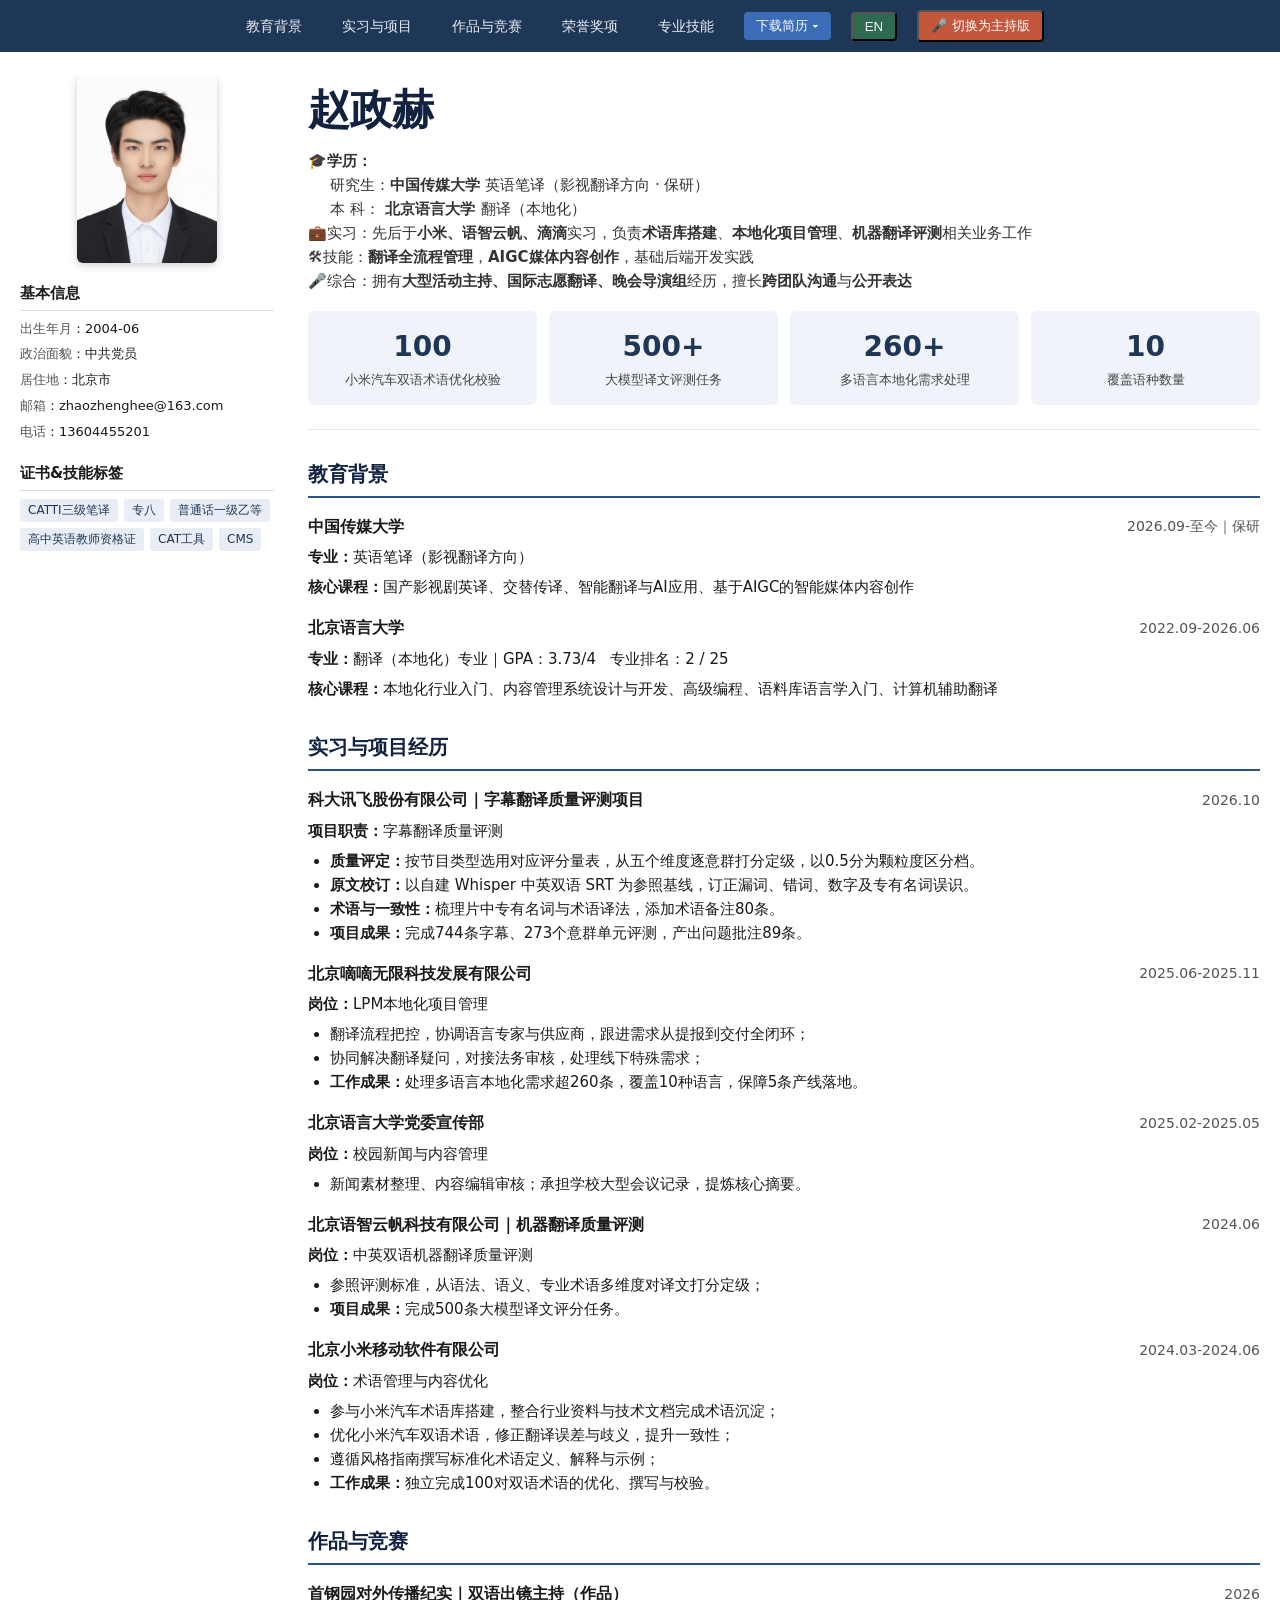
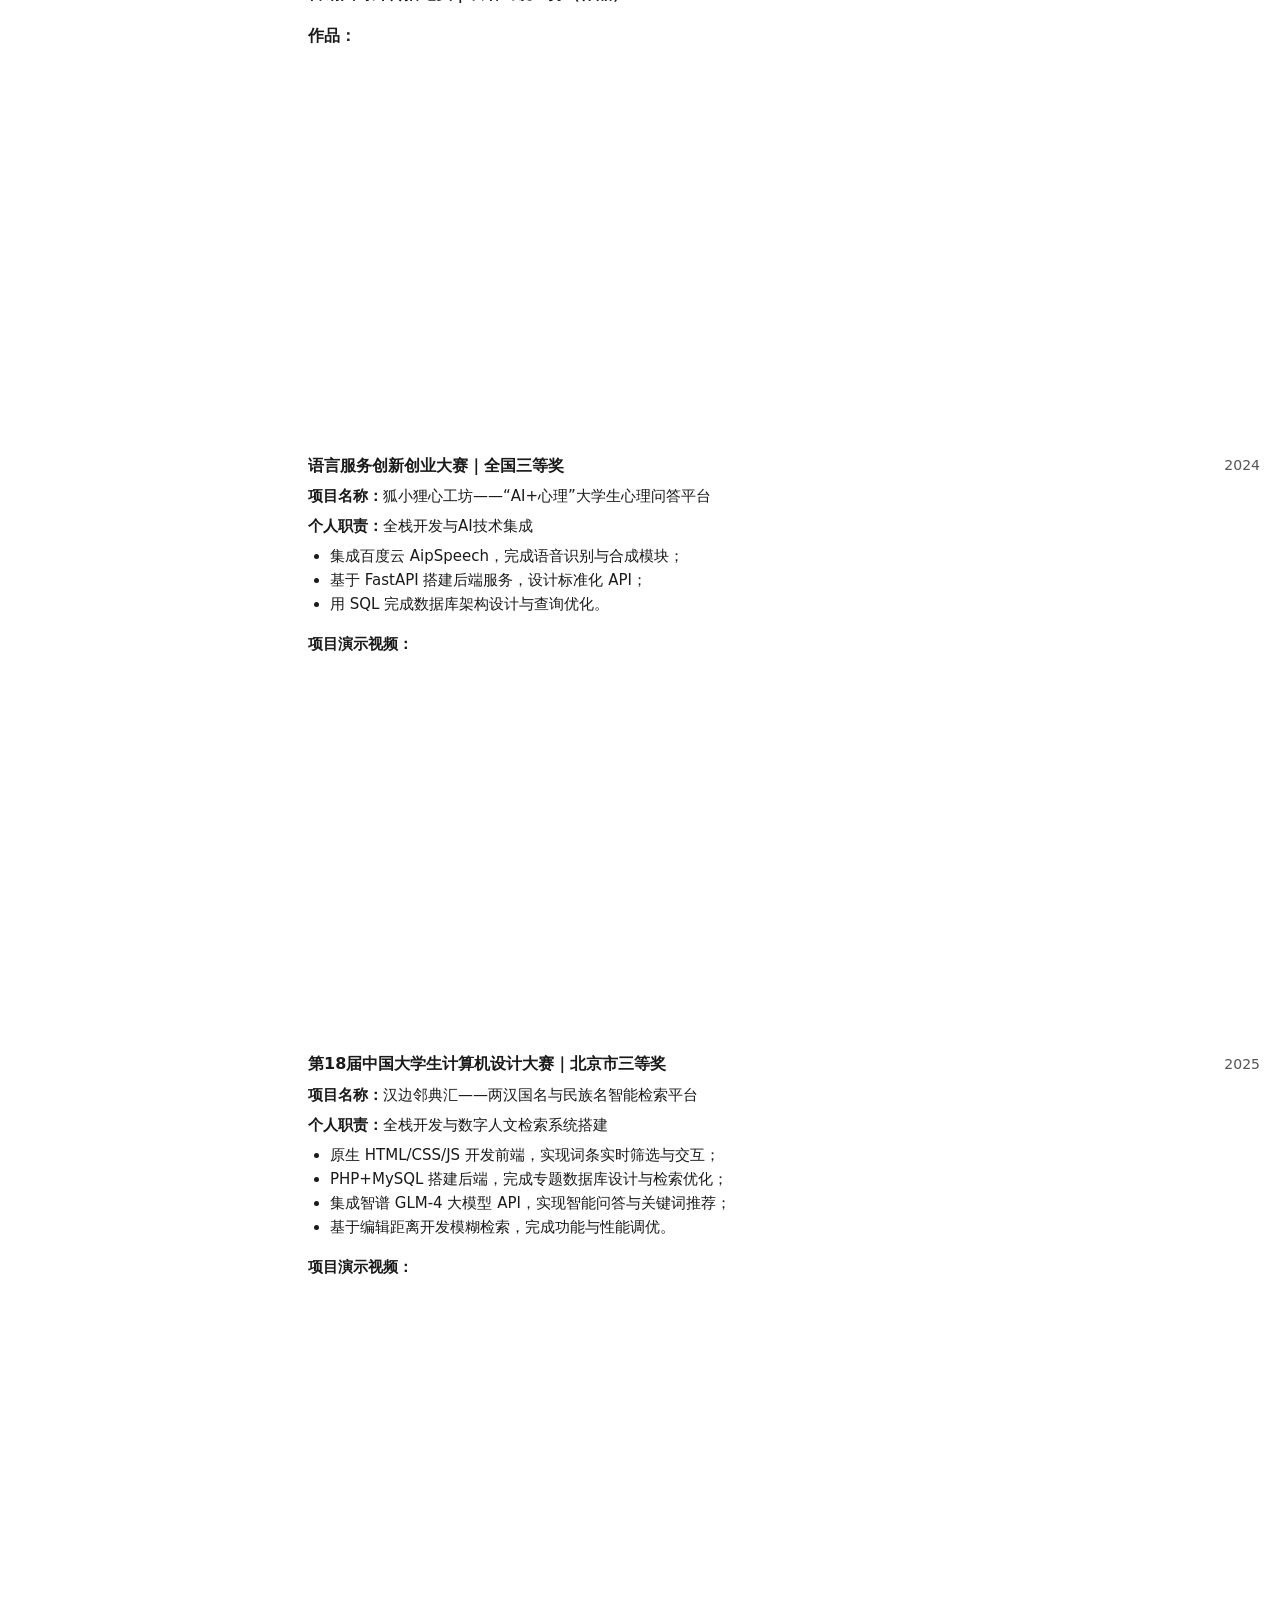
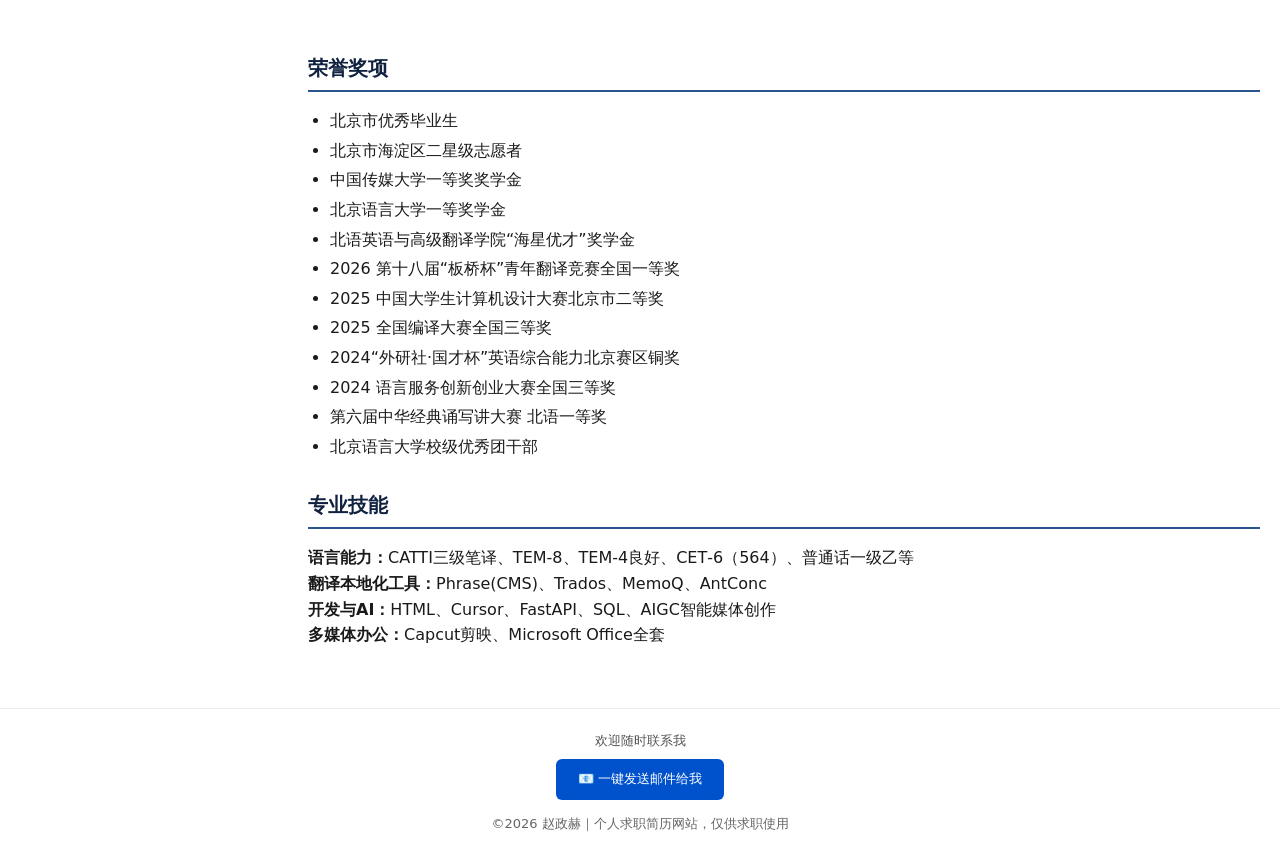
<file: index.html>
<!DOCTYPE html>
<html lang="zh-CN">
<head>
    <meta charset="UTF-8">
    <meta name="viewport" content="width=device-width, initial-scale=1.0">
    <title>赵政赫｜个人简历主页</title>
    <link rel="stylesheet" href="./css/style.css">
</head>
<body>
<!--顶部导航锚点菜单：顺序 = 正文顺序，保证点击跳转位置正确-->
<header class="site-header">
    <div class="container-full">
        <nav class="top-nav">
            <!-- 教育背景：两个界面都有 -->
            <a href="#edu" data-i18n="nav.edu">教育背景</a>
            <a href="#bilingual" class="host-only" style="display:none;" data-i18n="nav.works">个人作品</a>
            <!-- 求职版专属 -->
            <a href="#intern" class="job-only" data-i18n="nav.intern">实习与项目</a>
            <a href="#project" class="job-only" data-i18n="nav.project">作品与竞赛</a>
            <!-- 主持版专属 -->
            <a href="#social" class="host-only" style="display:none;" data-i18n="nav.social">主持&实践</a>
            <!-- 两个界面都有 -->
            <a href="#award" data-i18n="nav.award">荣誉奖项</a>
            <!-- 两个界面都有 -->
            <a href="#skill" data-i18n="nav.skill">专业技能</a>
            <div class="download-dropdown">
                <button class="nav-download" data-i18n="nav.dl">下载简历 ▾</button>
                <div class="dropdown-menu">
                    <!-- 求职版：中文求职 + 英文求职 -->
                    <a href="./resume/resume-zh.pdf" target="_blank" class="job-dl dl-job-zh">📄 中文简历</a>
                    <a href="./resume/resume-en.pdf" target="_blank" class="job-dl dl-job-en">📄 Resume</a>
                    <!-- 主持版：中文主持 + 英文主持（默认隐藏，切到主持版显示） -->
                    <a href="./resume/resume-host.pdf" target="_blank" class="host-dl dl-host-zh" style="display:none;">📄 中文传媒简历</a>
                    <a href="./resume/resume-host-en.pdf" target="_blank" class="host-dl dl-host-en" style="display:none;">📄 Resume_host</a>
                </div>
            </div>
            <!-- 双语切换按钮 -->
            <button id="langBtn" class="nav-download" style="background:#2d6a4f;" onclick="toggleLang()">EN</button>
            <!-- 双界面切换按钮 -->
            <button id="modeBtn" class="nav-download" style="background:#c2573b;" onclick="switchMode()" data-i18n="nav.toHost">🎤 切换为主持版</button>
         </nav>
    </div>
</header>
<div class="container-full page-wrapper">
    <!--侧边栏 固定在左侧-->
    <aside class="sidebar">
        <div class="sidebar-sticky">
            <div class="avatar-box">
                <img src="./assets/img/id_photo.webp" alt="赵政赫证件照">
            </div>
            <div class="side-info">
                <div class="side-title" data-i18n="side.basic">基本信息</div>
                <ul>
                    <li><span class="label" data-i18n="side.born">出生年月</span>：2004‑06</li>
                    <li class="party-row"><span class="label" data-i18n="side.party">政治面貌</span>：<span data-i18n="side.partyVal">中共党员</span></li>
                    <li><span class="label" data-i18n="side.loc">居住地</span>：<span data-i18n="side.locVal">北京市</span></li>
                    <li><span class="label" data-i18n="side.email">邮箱</span>：zhaozhenghee@163.com</li>
                    <li><span class="label" data-i18n="side.tel">电话</span>：13604455201</li>
                </ul>
            </div>
            <div class="side-info">
                <div class="side-title" data-i18n="side.certs">证书&技能标签</div>
                <div class="tag-list">
                    <span class="tag" data-i18n="tag.catti">CATTI三级笔译</span>
                    <span class="tag" data-i18n="tag.tem8">专八</span>
                    <span class="tag" data-i18n="tag.mandarin">普通话一级乙等</span>
                    <span class="tag" data-i18n="tag.teacher">高中英语教师资格证</span>
                    <span class="tag">CAT工具</span>
                    <span class="tag">CMS</span>
                </div>
            </div>
        </div>
    </aside>
    <!--主内容区域-->
    <main class="main-content">
                <!--大标题区域-->
<section class="hero-banner">
    <h1 class="main-name" data-i18n="hero.name">赵政赫</h1>
    <div class="intro-text">
        <p><strong data-i18n="hero.edu">🎓学历：</strong></p>
        <p style="padding-left:1.4rem;" data-i18n-html="hero.grad">研究生：<strong>中国传媒大学</strong> 英语笔译（影视翻译方向 · 保研）</p>
        <p style="padding-left:1.4rem;" data-i18n-html="hero.ug">本 科：<strong> 北京语言大学 </strong>翻译（本地化）</p>
        <p data-i18n-html="hero.intern">💼实习：先后于<strong>小米、语智云帆、滴滴</strong>实习，负责<strong>术语库搭建</strong>、<strong>本地化项目管理</strong>、<strong>机器翻译评测</strong>相关业务工作</p>
        <p data-i18n-html="hero.skill">🛠技能：<strong>翻译全流程管理</strong>，<strong>AIGC媒体内容创作</strong>，基础后端开发实践</p>
        <p data-i18n-html="hero.host">🎤综合：拥有<strong>大型活动主持、国际志愿翻译、晚会导演组</strong>经历，擅长<strong>跨团队沟通</strong>与<strong>公开表达</strong></p>
    </div>
    <!--核心数据高亮块-->
    <div class="data-highlight-row">
        <div class="data-item">
            <div class="data-num">100</div>
            <div class="data-desc" data-i18n="data.terms">小米汽车双语术语优化校验</div>
        </div>
        <div class="data-item">
            <div class="data-num">500+</div>
            <div class="data-desc" data-i18n="data.mt">大模型译文评测任务</div>
        </div>
        <div class="data-item">
            <div class="data-num">260+</div>
            <div class="data-desc" data-i18n="data.lpm">多语言本地化需求处理</div>
        </div>
        <div class="data-item">
            <div class="data-num">10</div>
            <div class="data-desc" data-i18n="data.langs">覆盖语种数量</div>
        </div>
    </div>
</section>
        <!--教育背景：两个界面都有-->
        <section id="edu" class="content-block">
            <h2 class="block-title" data-i18n="sec.edu">教育背景</h2>
            <div class="block-item">
                <div class="item-head">
                    <div class="item-org" data-i18n="edu.cuc">中国传媒大学</div>
                    <div class="item-time" data-i18n="edu.cucTime">2026.09‑至今｜保研</div>
                </div>
                <div class="item-detail">
                    <p data-i18n-html="edu.cucMajor"><strong>专业：</strong>英语笔译（影视翻译方向）</p>
                    <p data-i18n-html="edu.cucCourses"><strong>核心课程：</strong>国产影视剧英译、交替传译、智能翻译与AI应用、基于AIGC的智能媒体内容创作</p>
                </div>
            </div>
            <div class="block-item">
                <div class="item-head">
                    <div class="item-org" data-i18n="edu.blcu">北京语言大学</div>
                    <div class="item-time" data-i18n="edu.blcuTime">2022.09‑2026.06</div>
                </div>
                <div class="item-detail">
                    <p data-i18n-html="edu.blcuMajor"><strong>专业：</strong>翻译（本地化）专业｜GPA：3.73/4 &nbsp; 专业排名：2 / 25</p>
                    <p data-i18n-html="edu.blcuCourses"><strong>核心课程：</strong>本地化行业入门、内容管理系统设计与开发、高级编程、语料库语言学入门、计算机辅助翻译</p>
                </div>
            </div>
        </section>
        <!--个人作品：主持版专属，独立醒目板块-->
        <section id="bilingual" class="content-block host-sec" style="display:none;">
            <h2 class="block-title" data-i18n="sec.works">个人作品</h2>
            <div class="block-item">
                <p><strong data-i18n="works.shougang">首钢园对外传播纪实 · 出镜主持</strong></p>
                <p><strong>When Industrial Ruins Meet Market Vibes 当工业遗迹遇见市集烟火</strong></p>
                <div style="margin-top:16px;">
                    <p><strong data-i18n="works.video">作品：</strong></p>
                    <div style="max-width:600px;margin-left:auto;margin-right:auto;">
                        <div style="position:relative;padding-bottom:56.25%;height:0;overflow:hidden;border-radius:6px;">
                            <iframe style="position:absolute;top:0;left:0;width:100%;height:100%;border:0;"
                            src="//player.bilibili.com/player.html?isOutside=true&aid=117586691951535&bvid=BV16ZW86EEtC&cid=43466884684&p=1&danmaku=0&autoplay=0"
                            allowfullscreen></iframe>
                        </div>
                    </div>
                </div>
                <div style="margin-top:28px;">
                    <p><strong data-i18n="works.qiyue">第26届齐越节报送作品——唐诗里的中国：</strong></p>
<br>
                    <div style="max-width:600px;margin-left:auto;margin-right:auto;">
                        <div style="position:relative;padding-bottom:56.25%;height:0;overflow:hidden;border-radius:6px;">
                            <iframe style="position:absolute;top:0;left:0;width:100%;height:100%;border:0;"
                            src="//player.bilibili.com/player.html?isOutside=true&aid=117561291179979&bvid=BV1Stxf6EEJv&cid=43338957011&p=1&danmaku=0&autoplay=0"
                            allowfullscreen></iframe>
                        </div>
                    </div>
                </div>
                <div style="margin-top:28px;">
                    <p><strong data-i18n="works.dayuecheng">中国传媒大学第七届中传大阅城“声动金秋”朗诵比赛参赛片段：</strong></p>
<br>
                    <div style="max-width:600px;margin-left:auto;margin-right:auto;">
                        <div style="position:relative;padding-bottom:56.25%;height:0;overflow:hidden;border-radius:6px;">
                            <iframe style="position:absolute;top:0;left:0;width:100%;height:100%;border:0;"
                            src="//player.bilibili.com/player.html?isOutside=true&aid=117636553770573&bvid=BV1xNsm6rEtq&cid=43707666399&p=1&danmaku=0&autoplay=0"
                            allowfullscreen></iframe>
                        </div>
                    </div>
                </div>
            </div>
        </section>
        <!--求职版：实习经历-->
        <section id="intern" class="content-block job-sec">
            <h2 class="block-title" data-i18n="sec.intern">实习与项目经历</h2>
            <div class="block-item">
                <div class="item-head">
                    <div class="item-org" data-i18n-html="intern.iflytek">科大讯飞股份有限公司｜字幕翻译质量评测项目</div>
                    <div class="item-time">2026.10</div>
                </div>
                <div class="item-detail">
                    <p data-i18n-html="intern.iflytekRole"><strong>项目职责：</strong>字幕翻译质量评测</p>
                    <ul>
                        <li data-i18n-html="intern.iflytek1"><strong>质量评定：</strong>按节目类型选用对应评分量表，从五个维度逐意群打分定级，以0.5分为颗粒度区分档。</li>
                        <li data-i18n-html="intern.iflytek2"><strong>原文校订：</strong>以自建 Whisper 中英双语 SRT 为参照基线，订正漏词、错词、数字及专有名词误识。</li>
                        <li data-i18n-html="intern.iflytek3"><strong>术语与一致性：</strong>梳理片中专有名词与术语译法，添加术语备注80条。</li>
                        <li data-i18n-html="intern.iflytek4"><strong>项目成果：</strong>完成744条字幕、273个意群单元评测，产出问题批注89条。</li>
                    </ul>
                </div>
            </div>
            <div class="block-item">
                <div class="item-head">
                    <div class="item-org" data-i18n-html="intern.didi">北京嘀嘀无限科技发展有限公司</div>
                    <div class="item-time">2025.06‑2025.11</div>
                </div>
                <div class="item-detail">
                    <p data-i18n-html="intern.didiRole"><strong>岗位：</strong>LPM本地化项目管理</p>
                    <ul>
                        <li data-i18n-html="intern.didi1">翻译流程把控，协调语言专家与供应商，跟进需求从提报到交付全闭环；</li>
                        <li data-i18n-html="intern.didi2">协同解决翻译疑问，对接法务审核，处理线下特殊需求；</li>
                        <li data-i18n-html="intern.didi3"><strong>工作成果：</strong>处理多语言本地化需求超260条，覆盖10种语言，保障5条产线落地。</li>
                    </ul>
                </div>
            </div>
            <div class="block-item">
                <div class="item-head">
                    <div class="item-org" data-i18n-html="intern.blcu">北京语言大学党委宣传部</div>
                    <div class="item-time">2025.02‑2025.05</div>
                </div>
                <div class="item-detail">
                    <p data-i18n-html="intern.blcuRole"><strong>岗位：</strong>校园新闻与内容管理</p>
                    <ul>
                        <li data-i18n-html="intern.blcu1">新闻素材整理、内容编辑审核；承担学校大型会议记录，提炼核心摘要。</li>
                    </ul>
                </div>
            </div>
            <div class="block-item">
                <div class="item-head">
                    <div class="item-org" data-i18n-html="intern.lingosail">北京语智云帆科技有限公司｜机器翻译质量评测</div>
                    <div class="item-time">2024.06</div>
                </div>
                <div class="item-detail">
                    <p data-i18n-html="intern.lingosailRole"><strong>岗位：</strong>中英双语机器翻译质量评测</p>
                    <ul>
                        <li data-i18n-html="intern.lingosail1">参照评测标准，从语法、语义、专业术语多维度对译文打分定级；</li>
                        <li data-i18n-html="intern.lingosail2"><strong>项目成果：</strong>完成500条大模型译文评分任务。</li>
                    </ul>
                </div>
            </div>
            <div class="block-item">
                <div class="item-head">
                    <div class="item-org" data-i18n-html="intern.xiaomi">北京小米移动软件有限公司</div>
                    <div class="item-time">2024.03‑2024.06</div>
                </div>
                <div class="item-detail">
                    <p data-i18n-html="intern.xiaomiRole"><strong>岗位：</strong>术语管理与内容优化</p>
                    <ul>
                        <li data-i18n-html="intern.xiaomi1">参与小米汽车术语库搭建，整合行业资料与技术文档完成术语沉淀；</li>
                        <li data-i18n-html="intern.xiaomi2">优化小米汽车双语术语，修正翻译误差与歧义，提升一致性；</li>
                        <li data-i18n-html="intern.xiaomi3">遵循风格指南撰写标准化术语定义、解释与示例；</li>
                        <li data-i18n-html="intern.xiaomi4"><strong>工作成果：</strong>独立完成100对双语术语的优化、撰写与校验。</li>
                    </ul>
                </div>
            </div>
        </section>
        <!--求职版：项目竞赛-->
        <section id="project" class="content-block job-sec">
            <h2 class="block-title" data-i18n="sec.project">作品与竞赛</h2>
            <!-- 双语出镜作品（求职版也展示一份，与主持版独立板块呼应） -->
            <div class="block-item">
                <div class="item-head">
                    <div class="item-org" data-i18n="proj.shougang">首钢园对外传播纪实｜双语出镜主持（作品）</div>
                    <div class="item-time">2026</div>
                </div>
                    <div style="margin-top:16px;">
                        <p><strong data-i18n="works.video">作品：</strong></p>
                        <div style="max-width:600px;margin-left:auto;margin-right:auto;">
                            <div style="position:relative;padding-bottom:56.25%;height:0;overflow:hidden;border-radius:6px;">
                                <iframe style="position:absolute;top:0;left:0;width:100%;height:100%;border:0;"
                                src="//player.bilibili.com/player.html?isOutside=true&aid=117586691951535&bvid=BV16ZW86EEtC&cid=43466884684&p=1&danmaku=0&autoplay=0"
                                allowfullscreen></iframe>
                            </div>
                        </div>
                    </div>
            </div>
<br><br>
            <div class="block-item">
                <div class="item-head">
                    <div class="item-org" data-i18n="proj.huxiaoli">语言服务创新创业大赛｜全国三等奖</div>
                    <div class="item-time">2024</div>
                </div>
                <div class="item-detail">
                    <p data-i18n-html="proj.huxiaoliName"><strong>项目名称：</strong>狐小狸心工坊——“AI+心理”大学生心理问答平台</p>
                    <p data-i18n-html="proj.huxiaoliRole"><strong>个人职责：</strong>全栈开发与AI技术集成</p>
                    <ul>
                        <li data-i18n="proj.huxiaoli1">集成百度云 AipSpeech，完成语音识别与合成模块；</li>
                        <li data-i18n="proj.huxiaoli2">基于 FastAPI 搭建后端服务，设计标准化 API；</li>
                        <li data-i18n="proj.huxiaoli3">用 SQL 完成数据库架构设计与查询优化。</li>
                    </ul>
                    <div style="margin-top:16px;">
                        <p><strong data-i18n="proj.demo">项目演示视频：</strong></p>
                        <div style="max-width:600px;margin-left:auto;margin-right:auto;">
                            <div style="position:relative;padding-bottom:56.25%;height:0;overflow:hidden;border-radius:6px;">
                                <iframe style="position:absolute;top:0;left:0;width:100%;height:100%;border:0;"
                                src="//player.bilibili.com/player.html?isOutside=true&aid=117394659936834&bvid=BV1HZpA66EpD&cid=42518907487&p=1&danmaku=0&autoplay=0"
                                allowfullscreen></iframe>
                            </div>
                        </div>
                    </div>
            </div>
<br><br>
            <div class="block-item">
                <div class="item-head">
                    <div class="item-org" data-i18n="proj.hanbian">第18届中国大学生计算机设计大赛｜北京市三等奖</div>
                    <div class="item-time">2025</div>
                </div>
                <div class="item-detail">
                    <p data-i18n-html="proj.hanbianName"><strong>项目名称：</strong>汉边邻典汇——两汉国名与民族名智能检索平台</p>
                    <p data-i18n-html="proj.hanbianRole"><strong>个人职责：</strong>全栈开发与数字人文检索系统搭建</p>
                    <ul>
                        <li data-i18n="proj.hanbian1">原生 HTML/CSS/JS 开发前端，实现词条实时筛选与交互；</li>
                        <li data-i18n="proj.hanbian2">PHP+MySQL 搭建后端，完成专题数据库设计与检索优化；</li>
                        <li data-i18n="proj.hanbian3">集成智谱 GLM-4 大模型 API，实现智能问答与关键词推荐；</li>
                        <li data-i18n="proj.hanbian4">基于编辑距离开发模糊检索，完成功能与性能调优。</li>
                    </ul>
                    <div style="margin-top:16px;">
                        <p><strong data-i18n="proj.demo">项目演示视频：</strong></p>
                        <div style="max-width:600px;margin-left:auto;margin-right:auto;">
                            <div style="position:relative;padding-bottom:56.25%;height:0;overflow:hidden;border-radius:6px;">
                                <iframe style="position:absolute;top:0;left:0;width:100%;height:100%;border:0;"
                                src="//player.bilibili.com/player.html?isOutside=true&aid=117394659871665&bvid=BV1cZpA66EZh&cid=42518972403&p=1&danmaku=0&autoplay=0"
                                allowfullscreen></iframe>
                            </div>
                        </div>
                    </div>
            </div>
                </div>
            </div>
        </section>
        <!--主持版：主持实践-->
        <section id="social" class="content-block host-sec" style="display:none;">
            <h2 class="block-title" data-i18n="sec.social">主持经历 & 大型社会实践</h2>
            <div class="block-item">
                <div class="item-detail">
                    <p><strong data-i18n="social.host">主持经历：</strong></p>
                    <ul>
                        <li data-i18n="social.host1">连续四年主持美育中国说·国际语言艺术大会、阅读伴我行全国总展示</li>
                        <li data-i18n="social.host2">北京语言大学读书节开幕式、DRAMA NIGHT戏剧之夜、致敬科技工作者文艺晚会</li>
                        <li data-i18n="social.host3">第十七届（2026）北京市大学生英语演讲比赛中国传媒大学校园选拔赛</li>
                        <li data-i18n="social.host4">共计主持校内外活动超20场</li>
                    </ul>
                <!--主持照片轮播-->
                    <div class="carousel-wrap" id="carouselHost">
                        <div class="carousel-view">
                            <div class="carousel-track">
                                <div class="carousel-slide"><img src="./assets/img/齐越节.webp" alt="主持照片"></div>
                                <div class="carousel-slide"><img src="./assets/img/森林音乐会.webp" alt="主持照片"></div>
                                <div class="carousel-slide"><img src="./assets/img/美育中国说.webp" alt="主持照片"></div>
                            </div>
                        </div>
                        <button class="carousel-btn prev">‹</button>
                        <button class="carousel-btn next">›</button>
                    </div>
<br>
                    <div style="margin-top:16px;">
                        <p><strong data-i18n="social.clip">主持片段：</strong></p>
                        <div style="max-width:600px;margin-left:auto;margin-right:auto;">
                            <div style="position:relative;padding-bottom:56.25%;height:0;overflow:hidden;border-radius:6px;">
                                <iframe style="position:absolute;top:0;left:0;width:100%;height:100%;border:0;"
                                src="//player.bilibili.com/player.html?isOutside=true&aid=117561660278328&bvid=BV1nWxZ6AEbJ&cid=43341319818&p=1&danmaku=0&autoplay=0"
                                allowfullscreen></iframe>
                            </div>
                        </div>
                    </div>

                    <p style="margin-top:28px;"><strong data-i18n="social.practice">社会实践 / 导演组 / 志愿翻译：</strong></p>
                    <ul>
                        <li data-i18n="social.prac1">CGTN“一带一路十周年特别节目”中国学生代表</li>
                        <li data-i18n="social.prac2">中美大学生夏季交流营（北语 & 美国贝尔蒙特大学）陪同翻译</li>
                        <li data-i18n="social.prac3">CNTV央视频 大国非遗·文旅九州 导演组</li>
                        <li data-i18n="social.prac4">《盛世华章 初心如炬》纪念长征胜利90周年文艺晚会 导演组</li>
                        <li data-i18n="social.prac5">国家大剧院、北京京仪集团等多台文艺晚会 导演组</li>
                        <li data-i18n="social.prac6">博鳌亚洲论坛全球健康论坛英语志愿者；世界机器人大会志愿者</li>
                    </ul>
                    <!--社会实践照片轮播-->
                    <div class="carousel-wrap" id="carouselSocial">
                        <div class="carousel-view">
                            <div class="carousel-track">
                                <div class="carousel-slide"><img src="./assets/img/CGTN一带一路.webp" alt="社会实践照片"></div>
                                <div class="carousel-slide"><img src="./assets/img/央视频.webp" alt="社会实践照片"></div>
                                <div class="carousel-slide"><img src="./assets/img/大剧院.webp" alt="社会实践照片"></div>
                                <div class="carousel-slide"><img src="./assets/img/博鳌.webp" alt="社会实践照片"></div>
                            </div>
                        </div>
                        <button class="carousel-btn prev">‹</button>
                        <button class="carousel-btn next">›</button>
                    </div>
                </div>
            </div>
        </section>
        <!--荣誉奖项：两个界面都有（内容按界面区分）-->
        <section id="award" class="content-block">
            <h2 class="block-title" data-i18n="sec.award">荣誉奖项</h2>
            <!-- 求职版 -->
            <div class="block-item job-sec">
                <ul class="award-list">
                    <li data-i18n="aw.j1">北京市优秀毕业生</li>
                    <li data-i18n="aw.j2">北京市海淀区二星级志愿者</li>
                    <li data-i18n="aw.j3">中国传媒大学一等奖奖学金</li>
                    <li data-i18n="aw.j4">北京语言大学一等奖学金</li>
                    <li data-i18n="aw.j5">北语英语与高级翻译学院“海星优才”奖学金</li>
                    <li data-i18n="aw.j6">2026 第十八届“板桥杯”青年翻译竞赛全国一等奖</li>
                    <li data-i18n="aw.j7">2025 中国大学生计算机设计大赛北京市二等奖</li>
                    <li data-i18n="aw.j8">2025 全国编译大赛全国三等奖</li>
                    <li data-i18n="aw.j9">2024“外研社·国才杯”英语综合能力北京赛区铜奖</li>
                    <li data-i18n="aw.j10">2024 语言服务创新创业大赛全国三等奖</li>
                    <li data-i18n="aw.j11">第六届中华经典诵写讲大赛 北语一等奖</li>
                    <li data-i18n="aw.j12">北京语言大学校级优秀团干部</li>
                </ul>
            </div>
            <!-- 主持版 -->
            <div class="block-item host-sec" style="display:none;">
                <ul class="award-list">
                    <li data-i18n="aw.h1">北京市优秀毕业生</li>
                    <li data-i18n="aw.h3">中国传媒大学一等奖奖学金</li>
                    <li data-i18n="aw.h4">北京语言大学一等奖学金</li>
                    <li data-i18n="aw.h5">北语英语与高级翻译学院“海星优才”奖学金</li>
                    <li data-i18n="aw.h11">第六届中华经典诵写讲大赛 北语一等奖</li>
                    <li data-i18n="aw.h7">中国传媒大学“声动金秋”红色经典诵读大赛 优等奖</li>
                    <li data-i18n="aw.h6">“一路有你”公益行爱心大使</li>
                </ul>
            </div>
        </section>
        <!--专业技能：两个界面都有（内容按界面区分）-->
        <section id="skill" class="content-block">
            <h2 class="block-title" data-i18n="sec.skill">专业技能</h2>
            <!-- 求职版：完整版 -->
            <div class="block-item job-sec">
                <p data-i18n-html="skill.j1"><strong>语言能力：</strong>CATTI三级笔译、TEM‑8、TEM‑4良好、CET‑6（564）、普通话一级乙等</p>
                <p data-i18n-html="skill.j2"><strong>翻译本地化工具：</strong>Phrase(CMS)、Trados、MemoQ、AntConc</p>
                <p data-i18n-html="skill.j3"><strong>开发与AI：</strong>HTML、Cursor、FastAPI、SQL、AIGC智能媒体创作</p>
                <p data-i18n-html="skill.j4"><strong>多媒体办公：</strong>Capcut剪映、Microsoft Office全套</p>
            </div>
            <!-- 主持版：精简版 -->
            <div class="block-item host-sec" style="display:none;">
                <p data-i18n-html="skill.h1"><strong>语言能力：</strong>六级564、专八证书、普通话一级乙等</p>
                <p data-i18n-html="skill.h2"><strong>多媒体办公：</strong>Capcut剪映、Microsoft Office全套</p>
            </div>
        </section>
    </main>
</div>
<footer class="site-footer">
    <!-- 一键发送邮件按钮 -->
    <div style="text-align:center;margin-bottom:14px;">
        <p style="margin-bottom:8px;color:#555;" data-i18n="foot.hello">欢迎随时联系我</p>
        <a href="mailto:zhaozhenghee@163.com?subject="
           style="display:inline-block;background:#0052cc;color:#fff;padding:10px 22px;border-radius:6px;text-decoration:none;" data-i18n="foot.mail">
           📧 一键发送邮件给我
        </a>
    </div>
    <div data-i18n="foot.copy">©2026 赵政赫｜个人求职简历网站，仅供求职使用</div>
</footer>
<script>
// ===== 双语字典 =====
const I18N = {
  zh: {
    "nav.edu":"教育背景","nav.works":"个人作品","nav.intern":"实习与项目","nav.project":"作品与竞赛",
    "nav.social":"主持&实践","nav.award":"荣誉奖项","nav.skill":"专业技能","nav.dl":"下载简历 ▾",
    "nav.dlZh":"📄 中文简历","nav.dlEn":"📄 英文简历","nav.dlHostZh":"Media_CH","nav.dlHostEn":"Media_EN",
    "nav.toHost":"🎤 切换为主持版","nav.toJob":"💼 切换为求职版",
    "side.basic":"基本信息","side.born":"出生年月","side.party":"政治面貌","side.partyVal":"中共党员",
    "side.loc":"居住地","side.locVal":"北京市","side.email":"邮箱","side.tel":"电话","side.certs":"证书&技能标签",
    "tag.catti":"CATTI三级笔译","tag.tem8":"专八","tag.mandarin":"普通话一级乙等","tag.teacher":"高中英语教师资格证",
    "hero.name":"赵政赫","hero.edu":"🎓学历：",
    "hero.grad":"研究生：<strong>中国传媒大学</strong> 英语笔译（影视翻译方向 · 保研）",
    "hero.ug":"本 科：<strong> 北京语言大学 </strong>翻译（本地化）",
    "hero.intern":"💼实习：先后于<strong>小米、语智云帆、滴滴</strong>实习，负责<strong>术语库搭建</strong>、<strong>本地化项目管理</strong>、<strong>机器翻译评测</strong>相关业务工作",
    "hero.skill":"🛠技能：<strong>翻译全流程管理</strong>，<strong>AIGC媒体内容创作</strong>，基础后端开发实践",
    "hero.host":"🎤综合：拥有<strong>大型活动主持、国际志愿翻译、晚会导演组</strong>经历，擅长<strong>跨团队沟通</strong>与<strong>公开表达</strong>",
    "data.terms":"小米汽车双语术语优化校验","data.mt":"大模型译文评测任务","data.lpm":"多语言本地化需求处理","data.langs":"覆盖语种数量",
    "sec.edu":"教育背景","edu.cuc":"中国传媒大学","edu.cucTime":"2026.09‑至今｜保研",
    "edu.cucMajor":"<strong>专业：</strong>英语笔译（影视翻译方向）",
    "edu.cucCourses":"<strong>核心课程：</strong>国产影视剧英译、交替传译、智能翻译与AI应用、基于AIGC的智能媒体内容创作",
    "edu.blcu":"北京语言大学","edu.blcuTime":"2022.09‑2026.06",
    "edu.blcuMajor":"<strong>专业：</strong>翻译（本地化）专业｜GPA：3.73/4 &nbsp; 专业排名：2 / 25",
    "edu.blcuCourses":"<strong>核心课程：</strong>本地化行业入门、内容管理系统设计与开发、高级编程、语料库语言学入门、计算机辅助翻译",
    "sec.works":"个人作品","works.shougang":"首钢园对外传播纪实 · 出镜主持","works.video":"作品：",
    "works.qiyue":"第26届齐越节报送作品——唐诗里的中国：",
    "works.dayuecheng":"中国传媒大学第七届中传大阅城“声动金秋”朗诵比赛参赛片段：",
    "sec.intern":"实习与项目经历","intern.iflytek":"科大讯飞股份有限公司｜字幕翻译质量评测项目",
    "intern.iflytekRole":"<strong>项目职责：</strong>字幕翻译质量评测",
    "intern.iflytek1":"<strong>质量评定：</strong>按节目类型选用对应评分量表，从五个维度逐意群打分定级，以0.5分为颗粒度区分档。",
    "intern.iflytek2":"<strong>原文校订：</strong>以自建 Whisper 中英双语 SRT 为参照基线，订正漏词、错词、数字及专有名词误识。",
    "intern.iflytek3":"<strong>术语与一致性：</strong>梳理片中专有名词与术语译法，添加术语备注80条。",
    "intern.iflytek4":"<strong>项目成果：</strong>完成744条字幕、273个意群单元评测，产出问题批注89条。",
    "intern.didi":"北京嘀嘀无限科技发展有限公司","intern.didiRole":"<strong>岗位：</strong>LPM本地化项目管理",
    "intern.didi1":"翻译流程把控，协调语言专家与供应商，跟进需求从提报到交付全闭环；",
    "intern.didi2":"协同解决翻译疑问，对接法务审核，处理线下特殊需求；",
    "intern.didi3":"<strong>工作成果：</strong>处理多语言本地化需求超260条，覆盖10种语言，保障5条产线落地。",
    "intern.blcu":"北京语言大学党委宣传部","intern.blcuRole":"<strong>岗位：</strong>校园新闻与内容管理",
    "intern.blcu1":"新闻素材整理、内容编辑审核；承担学校大型会议记录，提炼核心摘要。",
    "intern.lingosail":"北京语智云帆科技有限公司｜机器翻译质量评测","intern.lingosailRole":"<strong>岗位：</strong>中英双语机器翻译质量评测",
    "intern.lingosail1":"参照评测标准，从语法、语义、专业术语多维度对译文打分定级；",
    "intern.lingosail2":"<strong>项目成果：</strong>完成500条大模型译文评分任务。",
    "intern.xiaomi":"北京小米移动软件有限公司","intern.xiaomiRole":"<strong>岗位：</strong>术语管理与内容优化",
    "intern.xiaomi1":"参与小米汽车术语库搭建，整合行业资料与技术文档完成术语沉淀；",
    "intern.xiaomi2":"优化小米汽车双语术语，修正翻译误差与歧义，提升一致性；",
    "intern.xiaomi3":"遵循风格指南撰写标准化术语定义、解释与示例；",
    "intern.xiaomi4":"<strong>工作成果：</strong>独立完成100对双语术语的优化、撰写与校验。",
    "sec.project":"作品与竞赛","proj.shougang":"首钢园对外传播纪实｜双语出镜主持（作品）",
    "proj.huxiaoli":"语言服务创新创业大赛｜全国三等奖",
    "proj.huxiaoliName":"<strong>项目名称：</strong>狐小狸心工坊——“AI+心理”大学生心理问答平台",
    "proj.huxiaoliRole":"<strong>个人职责：</strong>全栈开发与AI技术集成",
    "proj.huxiaoli1":"集成百度云 AipSpeech，完成语音识别与合成模块；",
    "proj.huxiaoli2":"基于 FastAPI 搭建后端服务，设计标准化 API；",
    "proj.huxiaoli3":"用 SQL 完成数据库架构设计与查询优化。",
    "proj.demo":"项目演示视频：",
    "proj.hanbian":"第18届中国大学生计算机设计大赛｜北京市三等奖",
    "proj.hanbianName":"<strong>项目名称：</strong>汉边邻典汇——两汉国名与民族名智能检索平台",
    "proj.hanbianRole":"<strong>个人职责：</strong>全栈开发与数字人文检索系统搭建",
    "proj.hanbian1":"原生 HTML/CSS/JS 开发前端，实现词条实时筛选与交互；",
    "proj.hanbian2":"PHP+MySQL 搭建后端，完成专题数据库设计与检索优化；",
    "proj.hanbian3":"集成智谱 GLM-4 大模型 API，实现智能问答与关键词推荐；",
    "proj.hanbian4":"基于编辑距离开发模糊检索，完成功能与性能调优。",
    "sec.social":"主持经历 & 大型社会实践","social.host":"主持经历：",
    "social.host1":"连续四年主持美育中国说·国际语言艺术大会、阅读伴我行全国总展示",
    "social.host2":"北京语言大学读书节开幕式、DRAMA NIGHT戏剧之夜、致敬科技工作者文艺晚会",
    "social.host3":"第十七届（2026）北京市大学生英语演讲比赛中国传媒大学校园选拔赛",
    "social.host4":"共计主持校内外活动超20场","social.clip":"主持片段：",
    "social.practice":"社会实践 / 导演组 / 志愿翻译：",
    "social.prac1":"CGTN“一带一路十周年特别节目”中国学生代表",
    "social.prac2":"中美大学生夏季交流营（北语 & 美国贝尔蒙特大学）陪同翻译",
    "social.prac3":"CNTV央视频 大国非遗·文旅九州 导演组",
    "social.prac4":"《盛世华章 初心如炬》纪念长征胜利90周年文艺晚会 导演组",
    "social.prac5":"国家大剧院、北京京仪集团等多台文艺晚会 导演组",
    "social.prac6":"博鳌亚洲论坛全球健康论坛英语志愿者；世界机器人大会志愿者",
    "sec.award":"荣誉奖项",
    "aw.j1":"北京市优秀毕业生","aw.j2":"北京市海淀区二星级志愿者","aw.j3":"中国传媒大学一等奖奖学金",
    "aw.j4":"北京语言大学一等奖学金","aw.j5":"北语英语与高级翻译学院“海星优才”奖学金",
    "aw.j6":"2026 第十八届“板桥杯”青年翻译竞赛全国一等奖","aw.j7":"2025 中国大学生计算机设计大赛北京市二等奖",
    "aw.j8":"2025 全国编译大赛全国三等奖","aw.j9":"2024“外研社·国才杯”英语综合能力北京赛区铜奖",
    "aw.j10":"2024 语言服务创新创业大赛全国三等奖","aw.j11":"第六届中华经典诵写讲大赛 北语一等奖",
    "aw.j12":"北京语言大学校级优秀团干部",
    "aw.h1":"北京市优秀毕业生","aw.h3":"中国传媒大学一等奖奖学金","aw.h4":"北京语言大学一等奖学金",
    "aw.h5":"北语英语与高级翻译学院“海星优才”奖学金","aw.h11":"第六届中华经典诵写讲大赛 北语一等奖",
    "aw.h7":"中国传媒大学“声动金秋”红色经典诵读大赛 优等奖",
    "aw.h6":"“一路有你”公益行爱心大使",
    "sec.skill":"专业技能",
    "skill.j1":"<strong>语言能力：</strong>CATTI三级笔译、TEM‑8、TEM‑4良好、CET‑6（564）、普通话一级乙等",
    "skill.j2":"<strong>翻译本地化工具：</strong>Phrase(CMS)、Trados、MemoQ、AntConc",
    "skill.j3":"<strong>开发与AI：</strong>HTML、Cursor、FastAPI、SQL、AIGC智能媒体创作",
    "skill.j4":"<strong>多媒体办公：</strong>Capcut剪映、Microsoft Office全套",
    "skill.h1":"<strong>语言能力：</strong>六级564、专八证书、普通话一级乙等",
    "skill.h2":"<strong>多媒体办公：</strong>Capcut剪映、Microsoft Office全套",
    "foot.hello":"欢迎随时联系我","foot.mail":"📧 一键发送邮件给我","foot.copy":"©2026 赵政赫｜个人求职简历网站，仅供求职使用"
  },
  en: {
    "nav.edu":"Education","nav.works":"Portfolio","nav.intern":"Internship & Projects","nav.project":"Projects & Competitions",
    "nav.social":"Hosting & Practice","nav.award":"Honors & Awards","nav.skill":"Skills","nav.dl":"Resume ▾",
    "nav.dlZh":"📄 Chinese Resume","nav.dlEn":"📄 English Resume","nav.dlHostZh":"Media_CH","nav.dlHostEn":"Media_EN",
    "nav.toHost":"🎤 Hosting Mode","nav.toJob":"💼 Job Mode",
    "side.basic":"Basic Info","side.born":"Born","side.party":"Politics","side.partyVal":"Member of CPC",
    "side.loc":"Location","side.locVal":"Beijing","side.email":"Email","side.tel":"Phone","side.certs":"Certs & Skills",
    "tag.catti":"CATTI Level 3","tag.tem8":"TEM-8","tag.mandarin":"Mandarin L1-B","tag.teacher":"HS English Teacher Cert",
    "hero.name":"Zhenghe Zhao","hero.edu":"🎓 Education:",
    "hero.grad":"MA: <strong>Communication Univ. of China</strong>, MTI (Film & TV Translation, recommended)",
    "hero.ug":"BA: <strong>Beijing Language & Culture Univ.</strong>, Translation (Localization)",
    "hero.intern":"💼 <strong>Xiaomi, Lingosail, DiDi</strong> — terminology, localization PM, MT evaluation",
    "hero.skill":"🛠 Translation workflow, <strong>AIGC media creation</strong>, basic backend dev",
    "hero.host":"🎤 20+ events hosted, volunteer interpreter, gala director team; strong communication",
    "data.terms":"Xiaomi Auto terms refined","data.mt":"MT evaluation tasks","data.lpm":"Localization requests","data.langs":"Languages covered",
    "sec.edu":"Education","edu.cuc":"Communication University of China","edu.cucTime":"Sept. 2026 – Present | Recommended",
    "edu.cucMajor":"<strong>Major:</strong> MTI (Film & TV Translation)",
    "edu.cucCourses":"<strong>Core courses:</strong> Drama/film translation, interpreting, AI-assisted translation, AIGC media",
    "edu.blcu":"Beijing Language and Culture University","edu.blcuTime":"Sept. 2022 – Jun. 2026",
    "edu.blcuMajor":"<strong>Major:</strong> Translation (Localization) | GPA 3.73/4 | Rank 2/25",
    "edu.blcuCourses":"<strong>Core courses:</strong> Localization, CMS design, programming, corpus linguistics, CAT",
    "sec.works":"Portfolio","works.shougang":"Shougang Park Documentary · On-camera Host","works.video":"Watch:",
    "works.qiyue":"26th Qiyue Festival — Tang Poetry: China:",
    "works.dayuecheng":"7th CUC Dayuecheng Sound of Autumn Recitation Contest:",
    "sec.intern":"Internship & Projects",
    "intern.iflytek":"iFlytek Co., Ltd. | Subtitle Translation QA",
    "intern.iflytekRole":"<strong>Role:</strong> Subtitle Translation Quality Evaluation",
    "intern.iflytek1":"<strong>Quality:</strong> Rated subtitles on 5 dimensions per genre rubric, granularity 0.5.",
    "intern.iflytek2":"<strong>Proofreading:</strong> Verified ASR against a self-built Whisper CN-EN SRT.",
    "intern.iflytek3":"<strong>Terminology:</strong> Compiled terms and added 80 term notes.",
    "intern.iflytek4":"<strong>Results:</strong> 744 subtitles, 273 units rated; 89 issue comments.",
    "intern.didi":"DiDi Global Inc.","intern.didiRole":"<strong>Role:</strong> Localization Project Manager (LPM)",
    "intern.didi1":"Coordinated linguists and vendors; ran end-to-end delivery;",
    "intern.didi2":"Resolved queries, coordinated legal reviews and offline requests;",
    "intern.didi3":"<strong>Results:</strong> Handled 260+ localization requests across 10 languages, 5 product lines.",
    "intern.blcu":"BLCU Publicity Office","intern.blcuRole":"<strong>Role:</strong> Campus News & Content",
    "intern.blcu1":"Curated and edited university news; took minutes and wrote executive summaries.",
    "intern.lingosail":"Lingosail | MT Quality Evaluation","intern.lingosailRole":"<strong>Role:</strong> Bilingual MT Quality Evaluation",
    "intern.lingosail1":"Rated translations on grammar, semantics and terminology;",
    "intern.lingosail2":"<strong>Results:</strong> Scored 500 AI-translated texts.",
    "intern.xiaomi":"Xiaomi Corporation","intern.xiaomiRole":"<strong>Role:</strong> Terminology Management",
    "intern.xiaomi1":"Built Xiaomi Auto term base from industry and technical docs;",
    "intern.xiaomi2":"Refined bilingual terms, fixed errors and improved consistency;",
    "intern.xiaomi3":"Wrote standard term definitions and examples per style guide;",
    "intern.xiaomi4":"<strong>Results:</strong> Delivered 100 refined bilingual term pairs.",
    "sec.project":"Projects & Competitions",
    "proj.shougang":"Shougang Park Documentary | Bilingual On-camera Host",
    "proj.huxiaoli":"Language Service Innovation Contest | National 3rd Prize",
    "proj.huxiaoliName":"<strong>Project:</strong> Fox Psychology — AI mental-health Q&A platform",
    "proj.huxiaoliRole":"<strong>Role:</strong> Full-stack & AI integration",
    "proj.huxiaoli1":"Built speech recognition/synthesis with Baidu AipSpeech;",
    "proj.huxiaoli2":"Built FastAPI backend with standardized APIs;",
    "proj.huxiaoli3":"Designed SQL database and optimized queries.",
    "proj.demo":"Demo Video:",
    "proj.hanbian":"18th China Collegiate Computer Design Contest | Beijing 3rd Prize",
    "proj.hanbianName":"<strong>Project:</strong> Han Ethnic Names Smart Retrieval Platform",
    "proj.hanbianRole":"<strong>Role:</strong> Full-stack & digital humanities system",
    "proj.hanbian1":"Built front-end with vanilla HTML/CSS/JS for live filtering;",
    "proj.hanbian2":"Built PHP+MySQL backend for topic database and retrieval;",
    "proj.hanbian3":"Integrated Zhipu GLM-4 API for Q&A and keyword suggestions;",
    "proj.hanbian4":"Added edit-distance fuzzy search; tuned performance.",
    "sec.social":"Hosting & Practice","social.host":"Hosting:",
    "social.host1":"National finals of Aesthetic Education China & Reading With Me (4 yrs running)",
    "social.host2":"BLCU Reading Festival, DRAMA NIGHT, Sci-Tech Workers Gala",
    "social.host3":"17th (2026) Beijing College English Speech Contest, CUC selection",
    "social.host4":"20+ events hosted on and off campus","social.clip":"Hosting Clip:",
    "social.practice":"Practice / Director Team / Interpreter:",
    "social.prac1":"CGTN Belt & Road 10th Anniversary — Chinese student representative",
    "social.prac2":"China-US Summer Exchange Camp (BLCU & Belmont Univ.) — escort interpreter",
    "social.prac3":"CNTV Grand Intangible Heritage · Cultural Tourism — director team",
    "social.prac4":"Long March 90th Anniversary Gala — director team",
    "social.prac5":"NCPA, Beijing Jingyi Group galas — director team",
    "social.prac6":"Boao Global Health Forum & World Robot Conference — volunteer",
    "sec.award":"Honors & Awards",
    "aw.j1":"Beijing Outstanding Graduate","aw.j2":"Haidar District 2-Star Volunteer","aw.j3":"CUC First-Class Scholarship",
    "aw.j4":"BLCU First-Class Scholarship","aw.j5":"BLCU Haixing Youcai Scholarship",
    "aw.j6":"2026 Banqiao Cup Translation Contest, National 1st Prize","aw.j7":"2025 CCDC Beijing 2nd Prize",
    "aw.j8":"2025 National Translation Compilation Contest, National 3rd Prize",
    "aw.j9":"2024 FLTRP Cup English, Beijing Bronze","aw.j10":"2024 Language Service Contest, National 3rd Prize",
    "aw.j11":"6th Chinese Classics Recitation, BLCU 1st Prize","aw.j12":"BLCU Outstanding League Cadre",
    "aw.h1":"Beijing Outstanding Graduate","aw.h3":"CUC First-Class Scholarship","aw.h4":"BLCU First-Class Scholarship",
    "aw.h5":"BLCU Haixing Youcai Scholarship","aw.h11":"6th Chinese Classics Recitation, BLCU 1st Prize",
    "aw.h7":"CUC Sound of Autumn Red Classics Recitation Contest, Excellence Award",
    "aw.h6":"2026.04 Along the Way Charity Ambassador",
    "sec.skill":"Skills",
    "skill.j1":"<strong>Languages:</strong> CATTI Level 3, TEM-8, TEM-4, CET-6 (564), Mandarin L1-B",
    "skill.j2":"<strong>Localization:</strong> Phrase (CMS), Trados, MemoQ, AntConc",
    "skill.j3":"<strong>Dev & AI:</strong> HTML, Cursor, FastAPI, SQL, AIGC",
    "skill.j4":"<strong>Media & Office:</strong> Capcut, Microsoft Office",
    "skill.h1":"<strong>Languages:</strong> CET-6 (564), TEM-8, Mandarin L1-B",
    "skill.h2":"<strong>Media & Office:</strong> Capcut, Microsoft Office",
    "foot.hello":"Feel free to contact me","foot.mail":"📧 Email Me","foot.copy":"©2026 Zhenghe Zhao | Personal resume site"
  }
};
let curLang = localStorage.getItem('siteLang') || 'zh';
// 下拉简历文案：按语言区分（求职组 / 主持组各自两套）
const DL = {
  zh: { jobZh:"📄 中文简历", jobEn:"📄 Resume", hostZh:"📄 中文传媒简历", hostEn:"📄 Resume_host" },
  en: { jobZh:"CV_ZH",      jobEn:"CV_EN",    hostZh:"Media_CH",       hostEn:"Media_EN" }
};
function refreshDownloadLabels(){
  const d = DL[curLang];
  const set = (cls, txt) => { const el=document.querySelector(cls); if(el) el.textContent=txt; };
  set('.dl-job-zh', d.jobZh); set('.dl-job-en', d.jobEn);
  set('.dl-host-zh', d.hostZh); set('.dl-host-en', d.hostEn);
}
function applyLang(lang){
  curLang = lang;
  document.documentElement.lang = (lang==='en' ? 'en' : 'zh-CN');
  document.querySelectorAll('[data-i18n]').forEach(el=>{
    const k = el.getAttribute('data-i18n');
    if(I18N[lang][k] !== undefined) el.textContent = I18N[lang][k];
  });
  document.querySelectorAll('[data-i18n-html]').forEach(el=>{
    const k = el.getAttribute('data-i18n-html');
    if(I18N[lang][k] !== undefined) el.innerHTML = I18N[lang][k];
  });
  // 英文版不显示政治面貌（求职/主持都一样）
  document.querySelectorAll('.party-row').forEach(el=>{
    el.style.display = (lang==='en' ? 'none' : '');
  });
  document.getElementById('langBtn').textContent = (lang==='en' ? '中' : 'EN');
  // 同步模式按钮文字
  const btn = document.getElementById('modeBtn');
  if(btn){
    if(isJobMode){ btn.textContent = I18N[lang]['nav.toHost']; }
    else { btn.textContent = I18N[lang]['nav.toJob']; }
  }
  refreshDownloadLabels();
  localStorage.setItem('siteLang', lang);
}
function toggleLang(){
  applyLang(curLang === 'zh' ? 'en' : 'zh');
}
// ===== 双界面切换：求职版 / 主持版 =====
let isJobMode = true;
function switchMode(){
    isJobMode = !isJobMode;
    // 导航菜单项
    document.querySelectorAll('.job-only').forEach(el => el.style.display = isJobMode ? '' : 'none');
    document.querySelectorAll('.host-only').forEach(el => el.style.display = isJobMode ? 'none' : '');
    // 正文区块
    document.querySelectorAll('.job-sec').forEach(el => el.style.display = isJobMode ? '' : 'none');
    document.querySelectorAll('.host-sec').forEach(el => el.style.display = isJobMode ? 'none' : '');
    // 下载简历链接
    document.querySelectorAll('.job-dl').forEach(el => el.style.display = isJobMode ? '' : 'none');
    document.querySelectorAll('.host-dl').forEach(el => el.style.display = isJobMode ? 'none' : '');
    // 按钮文字
    const btn = document.getElementById('modeBtn');
    if(isJobMode){
        btn.innerText = I18N[curLang]['nav.toHost'];
        btn.style.background = '#c2573b';
    } else {
        btn.innerText = I18N[curLang]['nav.toJob'];
        btn.style.background = '#3b6cb8';
    }
    window.scrollTo({top:0, behavior:'smooth'});
}
// ===== 初始模式：支持 ?mode=host / #host / localStorage 直接进入主持版 =====
(function initMode(){
    var params = new URLSearchParams(window.location.search);
    var wantHost =
        params.get('mode') === 'host' ||
        window.location.hash.indexOf('host') !== -1 ||
        localStorage.getItem('siteMode') === 'host';
    if (wantHost) {
        switchMode();
    }
})();
// ===== 轮播组件 =====
function initCarousel(carouselId) {
    const wrap = document.getElementById(carouselId);
    const track = wrap.querySelector('.carousel-track');
    const slides = wrap.querySelectorAll('.carousel-slide');
    const prevBtn = wrap.querySelector('.carousel-btn.prev');
    const nextBtn = wrap.querySelector('.carousel-btn.next');
    let index = 0;
    const total = slides.length;
    let timer;
    function go(idx) {
        if(idx < 0) idx = total -1;
        if(idx >= total) idx = 0;
        index = idx;
        track.style.transform = `translateX(-${index * 100}%)`;
    }
    function startAuto(){
        timer = setInterval(()=> go(index+1),4000);
    }
    function stopAuto(){
        clearInterval(timer);
    }
    prevBtn.addEventListener('click',()=> go(index-1));
    nextBtn.addEventListener('click',()=> go(index+1));
    wrap.addEventListener('mouseenter', stopAuto);
    wrap.addEventListener('mouseleave', startAuto);
    startAuto();
}
// 初始化两个轮播
initCarousel("carouselHost");
initCarousel("carouselSocial");
// 应用语言
applyLang(curLang);
</script>
</body>
</html>
</file>
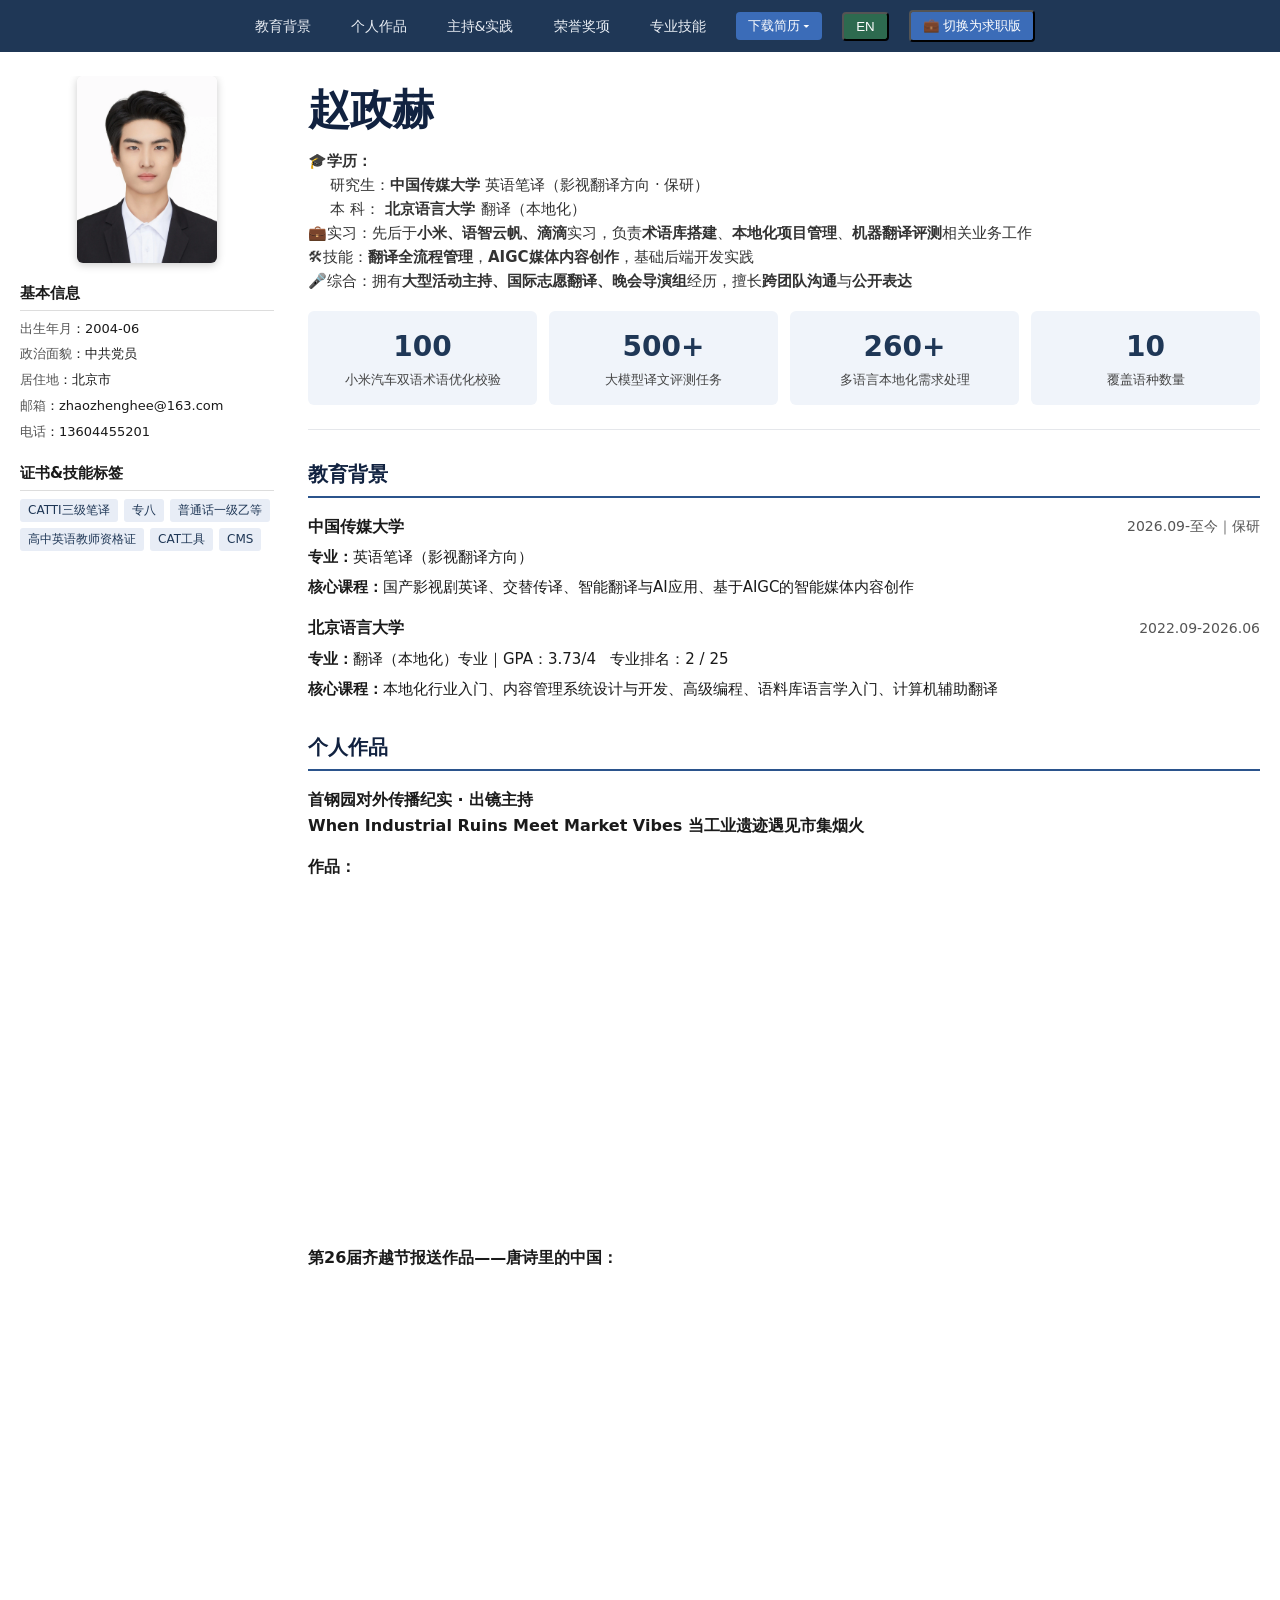
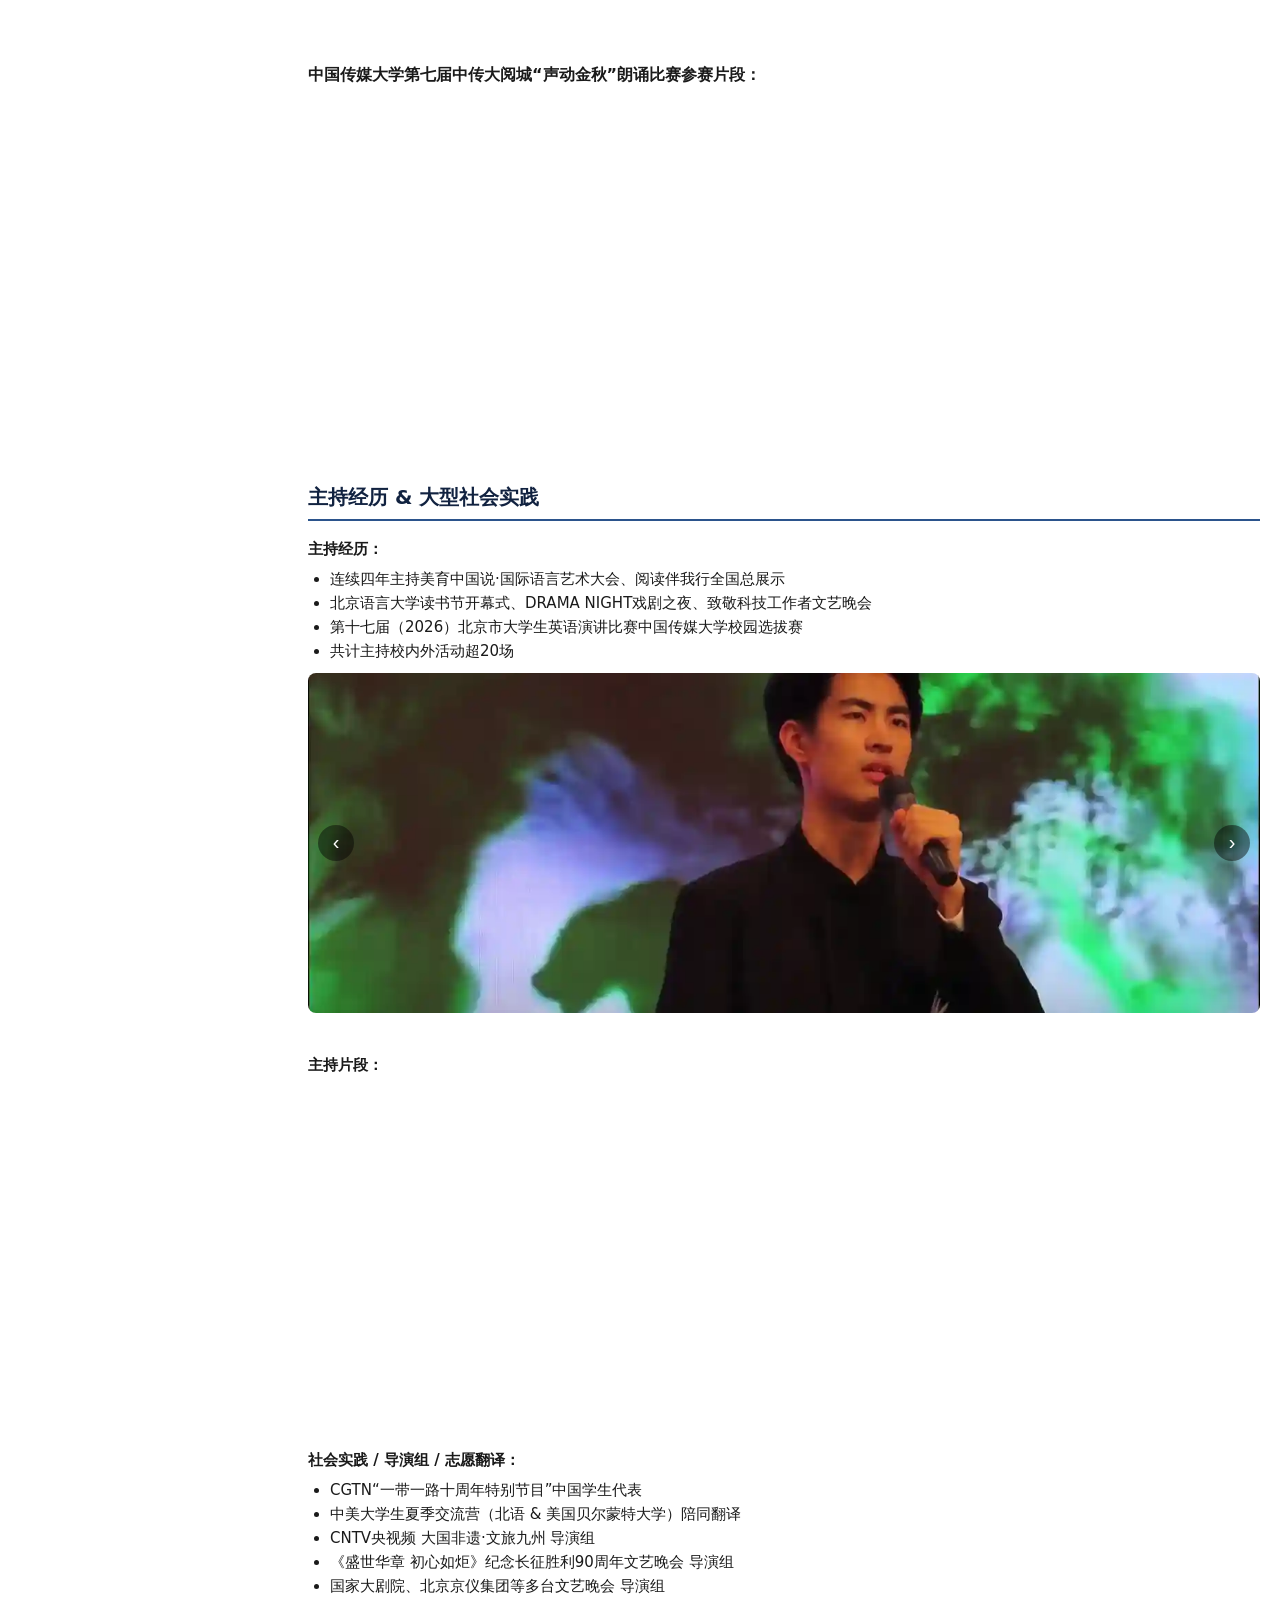
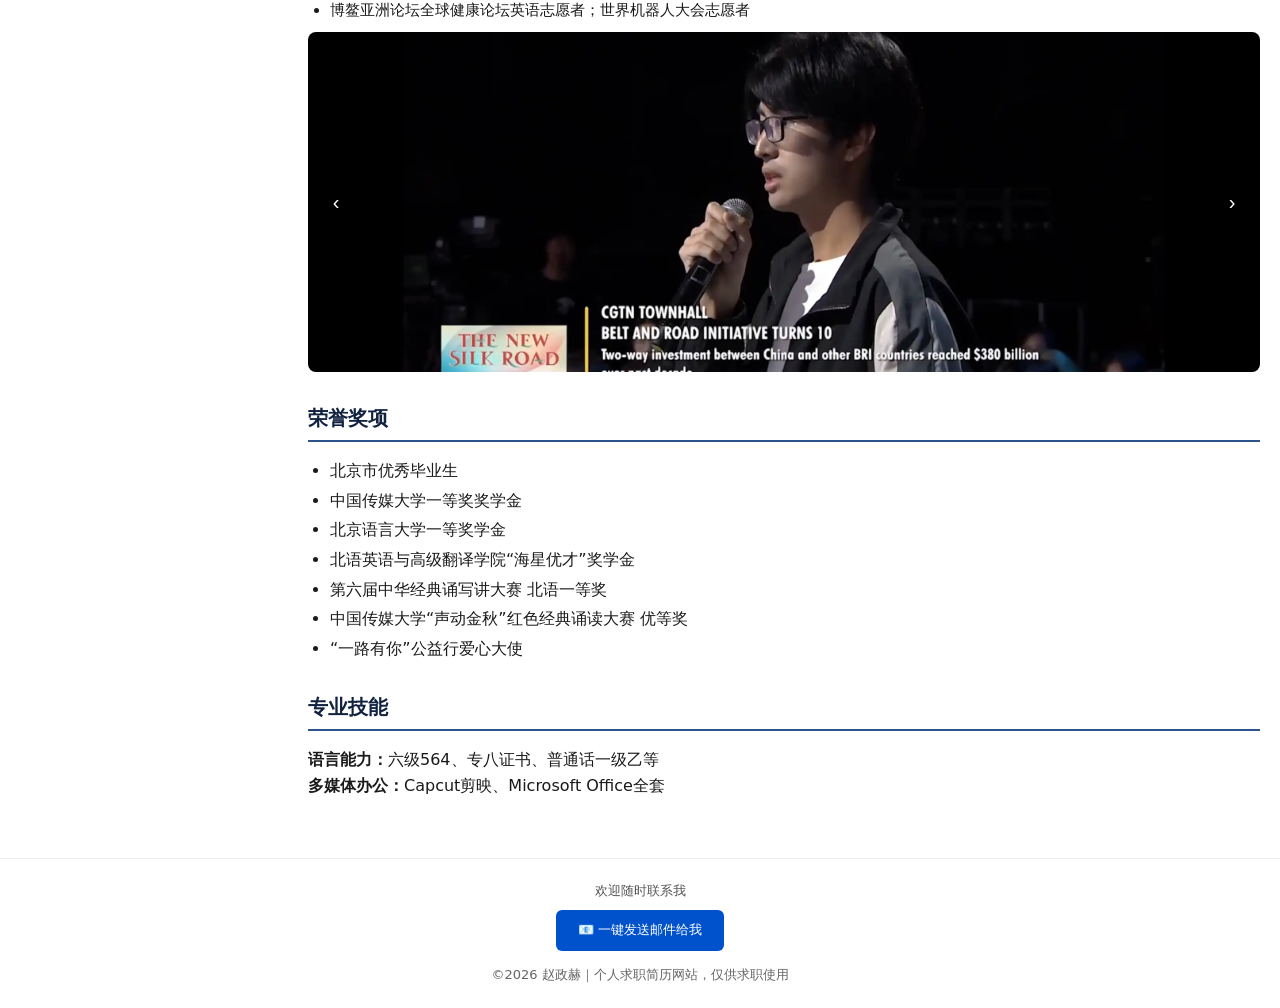
<file: host.html>
<!DOCTYPE html>
<html lang="zh-CN">
<head>
<meta charset="UTF-8">
<meta name="viewport" content="width=device-width, initial-scale=1.0">
<title>赵政赫 · 主持版</title>
<script>
  // 先在浏览器里记住"我要主持版"，再跳转到主页；
  // 这样即使短链吞掉了网址参数，主页也能从本地记忆读到模式。
  try { localStorage.setItem('siteMode', 'host'); } catch(e) {}
  window.location.replace('./index.html#host');
</script>
<noscript>
  <meta http-equiv="refresh" content="0; url=./index.html?mode=host">
</noscript>
</head>
<body style="font-family:sans-serif;text-align:center;padding-top:40px;color:#1f3756;">
  正在进入主持版页面…
  <p style="font-size:13px;color:#888;">如未自动跳转，请 <a href="./index.html#host">点这里</a></p>
</body>
</html>
</file>
<file: css/style.css>
* {
    margin: 0;
    padding: 0;
    box-sizing: border-box;
}
body {
    font-family: "PingFang SC","Microsoft YaHei", system-ui, sans-serif;
    background-color: #ffffff;
    color: #1a1a1a;
    line-height: 1.6;
}
ul {
    padding-left: 22px;
}
a {
    color: #0052cc;
    text-decoration: none;
}
a:hover{
    text-decoration: none;
}
/* 顶部导航栏 */
.site-header {
    background-color: #1f3756;
    position: sticky;
    top:0;
    z-index: 999;
}
.container-full {
    max-width: 1300px;
    margin: 0 auto;
    padding: 0 20px;
}
.top-nav {
    display: flex;
    gap: 20px;
    align-items: center;
    justify-content: center;
    padding:10px 0;
    flex-wrap: wrap;
}
.top-nav a {
    color:#e8edf4;
    font-size:14px;
    /* 新增：为高亮框预留内边距 */
    padding:4px 10px;
    border-radius:4px;
    transition: 0.2s all ease;
}
/* 新增：导航文字悬浮高亮，排除下载按钮 */
.top-nav a:not(.nav-download):hover {
    background-color:#3b6cb8;
    color:#ffffff;
}
.nav-download {
    background-color:#3b6cb8;
    padding:5px 12px;
    border-radius:4px;
    color:#fff !important;
}

/* 下拉容器 */
.download-dropdown {
    position: relative;
}
/* 看不见的过渡桥梁，填补按钮和下拉框之间的空隙，鼠标经过不会消失 */
.download-dropdown::after {
    content: "";
    position: absolute;
    left: 0;
    right: 0;
    top: 100%;
    height: 8px;
    z-index: -1;
}
/* 下拉菜单盒子，默认隐藏，去掉margin-top！ */
.dropdown-menu {
    position: absolute;
    top: 100%;
    right: 0;
    background: #fff;
    box-shadow: 0 4px 12px rgba(0,0,0,0.15);
    border-radius: 4px;
    overflow: hidden;
    min-width: 200px;
    display: none;
    z-index: 1000;
    /* ❗删掉原来的 margin-top:4px; */
}
/* 下拉里面的链接 */
.dropdown-menu a {
    display:block;
    color:#1a1a1a !important;
    padding:8px 12px;
    font-size:14px;
    transition:0.2s;
}
.dropdown-menu a:hover {
    background-color:#e8edf6;
}
/* 悬浮显示下拉 */
.download-dropdown:hover .dropdown-menu {
    display:block;
}
/* 按钮本身，去掉默认按钮样式 */
.download-dropdown .nav-download {
    border:none;
    cursor:pointer;
}




/*整体页面双栏布局*/
.page-wrapper {
    display: grid;
    grid-template-columns: 260px 1fr;
    gap:28px;
    margin-top:24px;
}
/*侧边栏 固定悬浮*/
.sidebar {
    width:260px;
}
.sidebar-sticky {
    position: sticky;
    top:16px;
    max-height: calc(100vh - 32px); /* 可视窗口高度减去上下边距 */
    overflow-y: auto; /* 内容超出就显示侧边栏内部垂直滚动条 */
    padding-right:6px; /* 给滚动条留出一点空隙，不压内容文字 */
}
.avatar-box img {
    width: 100%;
    max-width: 140px; /* ✅控制证件照最大宽度，调这个数字 */
    border-radius: 6px;
    box-shadow:0 2px 8px #cccccc;
    display:block;
    margin:0 auto; /* 让证件照在侧边栏里面水平居中 */
}
.side-info {
    margin-top:18px;
}
.side-title {
    font-weight:bold;
    font-size:15px;
    padding-bottom:5px;
    border-bottom: 1px solid #dddddd;
    margin-bottom:8px;
}
.side-info ul {
    list-style:none;
    padding-left:0;
}
.side-info li {
    font-size:13px;
    margin-bottom:5px;
}
.label {
    color:#555555;
}
.tag-list {
    display:flex;
    flex-wrap:wrap;
    gap:6px;
}
.tag {
    background-color:#e8edf6;
    color:#1f3756;
    padding:2px 8px;
    border-radius:3px;
    font-size:12px;
}
.side-btn {
    display:block;
    background-color:#2b548c;
    color:white;
    text-align:center;
    padding:7px;
    border-radius:4px;
    font-size:13px;
}
/*主内容区*/
.main-content {
    width:100%;
}
.hero-banner {
    padding-bottom:24px;
    border-bottom: 1px solid #e5e7eb;
    margin-bottom:28px;
}
/*缩小主姓名字号*/
.main-name {
    font-size: 42px;
    font-weight:700;
    color:#112240;
    margin-bottom: 6px;
}
.intro-text {
    font-size:15px;
    color:#333333;
    margin-bottom:18px;
}
/*首页核心数据高亮行*/
.data-highlight-row {
    display: grid;
    grid-template-columns: repeat(auto-fit, minmax(140px,1fr));
    gap:12px;
}
.data-item {
    background-color:#f0f4fa;
    padding:14px 10px;
    text-align:center;
    border-radius:6px;
}
.data-num {
    font-size:28px;
    font-weight:bold;
    color:#1f3756;
}
.data-desc {
    font-size:13px;
    color:#444444;
}
/*通用内容块*/
.content-block {
    margin-bottom:30px;
    scroll-margin-top: 70px;
}
.block-title {
    font-size:20px;
    font-weight:bold;
    padding-bottom:6px;
    border-bottom: 2px solid #2b548c;
    margin-bottom:16px;
    color:#112240;
}
.block-item {
    margin-bottom:16px;
}
.item-head {
    display:flex;
    justify-content:space-between;
    align-items:center;
    margin-bottom:6px;
}
.item-org {
    font-size:16px;
    font-weight:bold;
}
.item-time {
    color:#555555;
    font-size:14px;
}
.item-detail {
    font-size:15px;
}
.item-detail p {
    margin-bottom:6px;
}
.award-list li {
    margin-bottom:4px;
}
/*页脚*/
.site-footer {
    text-align:center;
    padding:22px;
    font-size:13px;
    color:#666666;
    border-top:1px solid #eee;
    margin-top:30px;
}
/* =========轮播组件【修复图片大小不一致核心】========= */
.carousel-wrap{
    position:relative;
    width:100%;
    overflow:hidden;
    border-radius:8px;
    margin-top:10px;
}
.carousel-view{
    width:100%;
    overflow:hidden;
    /* 固定轮播高度，所有图片统一容器高度 */
    height:340px;
}
.carousel-track{
    display:flex;
    transition:transform 0.5s ease;
    height:100%;
}
.carousel-slide{
    flex:0 0 100%;
    height:100%;
}
.carousel-slide img{
    width:100%;
    height:100%;
    display:block;
    /*关键：图片自动裁剪填满容器，解决原图尺寸参差不齐*/
    object-fit: cover;
    object-position:center;
}
.carousel-btn{
    position:absolute;
    top:50%;
    transform:translateY(-50%);
    width:36px;
    height:36px;
    border:none;
    background:rgba(0,0,0,0.45);
    color:#fff;
    font-size:20px;
    cursor:pointer;
    z-index:10;
    border-radius:50%;
}
.carousel-btn.prev{
    left:10px;
}
.carousel-btn.next{
    right:10px;
}
.carousel-btn:hover{
    background:rgba(0,0,0,0.7);
}
/*移动端适配*/
@media(max-width:900px){
    .page-wrapper {
        grid-template-columns:1fr;
    }
    .sidebar {
        width:100%;
    }
    .sidebar-sticky {
        position:static;
    }
    .avatar-box img {
        max-width:220px;
    }
    .main-name {
        font-size:32px;
    }
    .item-head {
        flex-direction:column;
        align-items:flex-start;
        gap:3px;
    }
    .top-nav {
        gap:10px;
    }
    .nav-download {
        margin-left:0;
    }
    .carousel-btn{
        width:30px;
        height:30px;
        font-size:16px;
    }
    /*手机端降低轮播高度，避免太高*/
    .carousel-view{
        height:240px;
    }
    /*新增：手机下拉菜单靠左，防止跑出屏幕*/
    .dropdown-menu{
        right:auto;
        left:0;
    }
}
</file>
